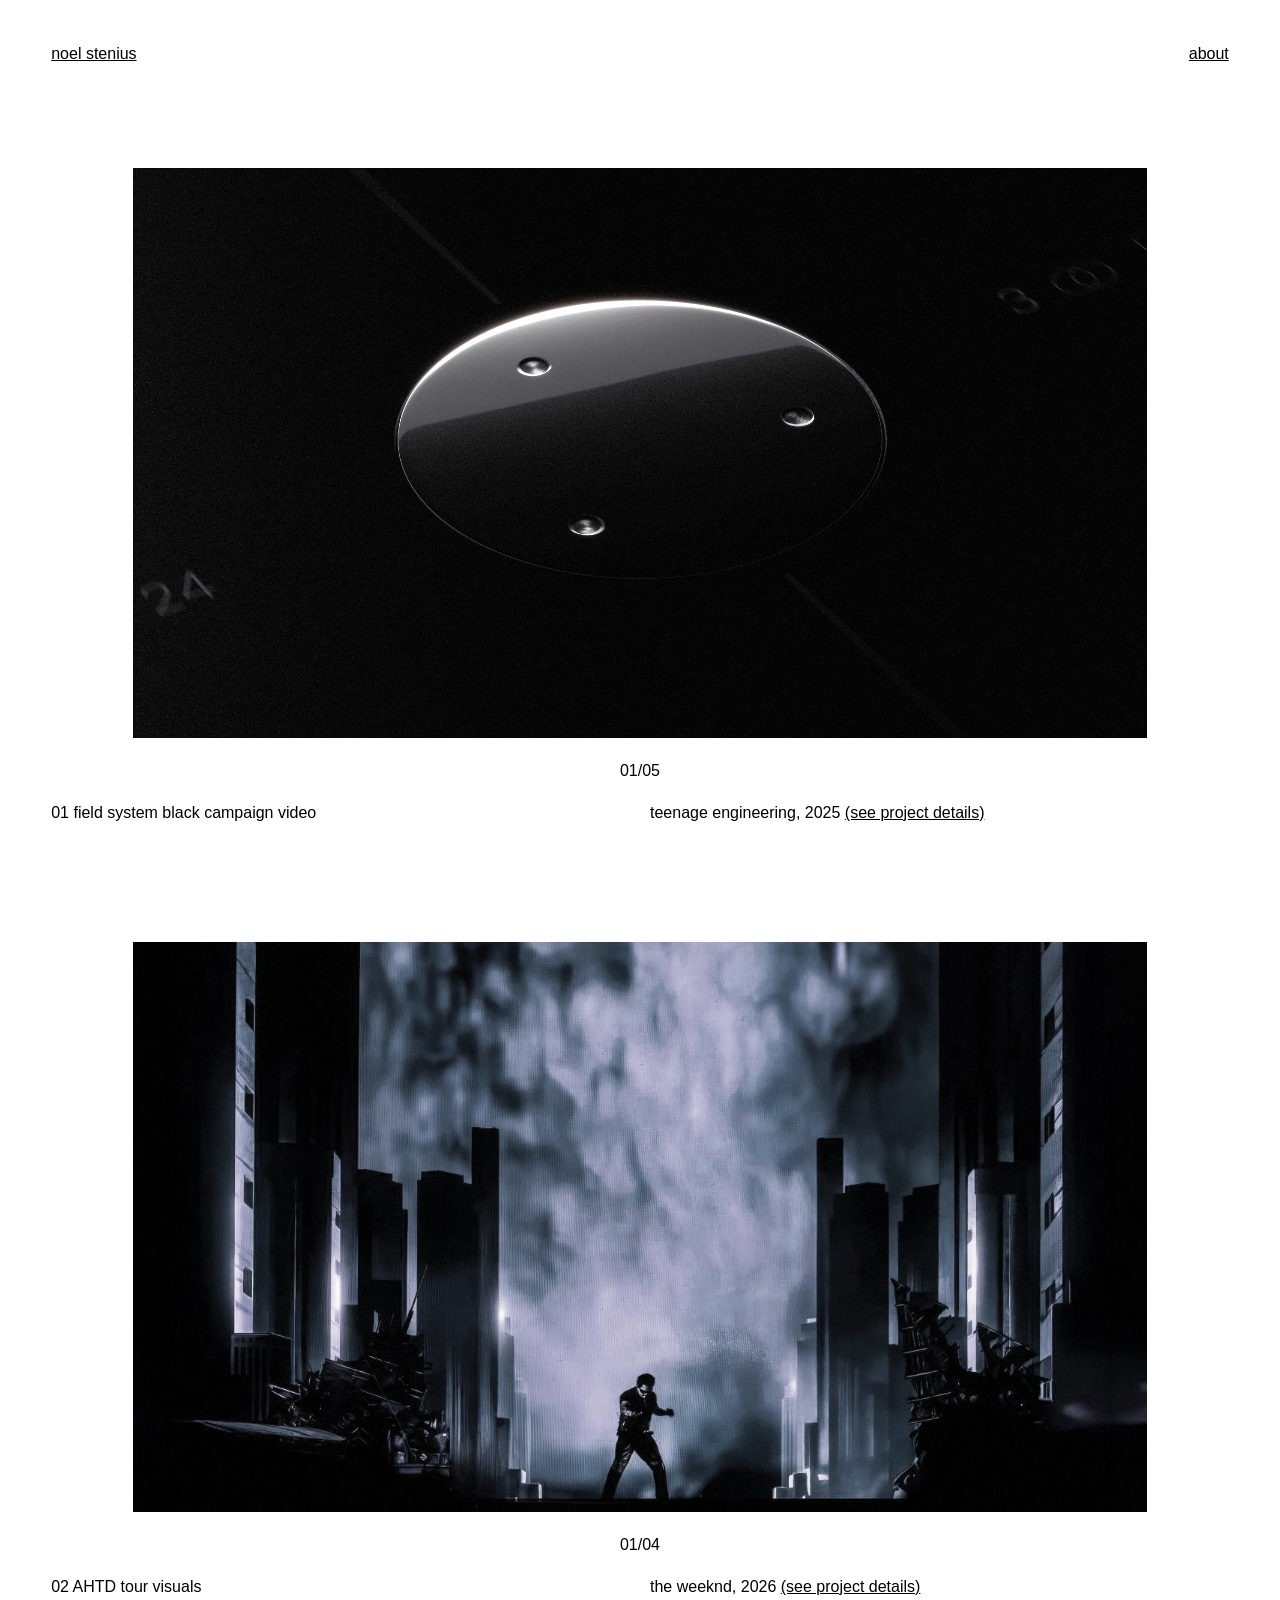
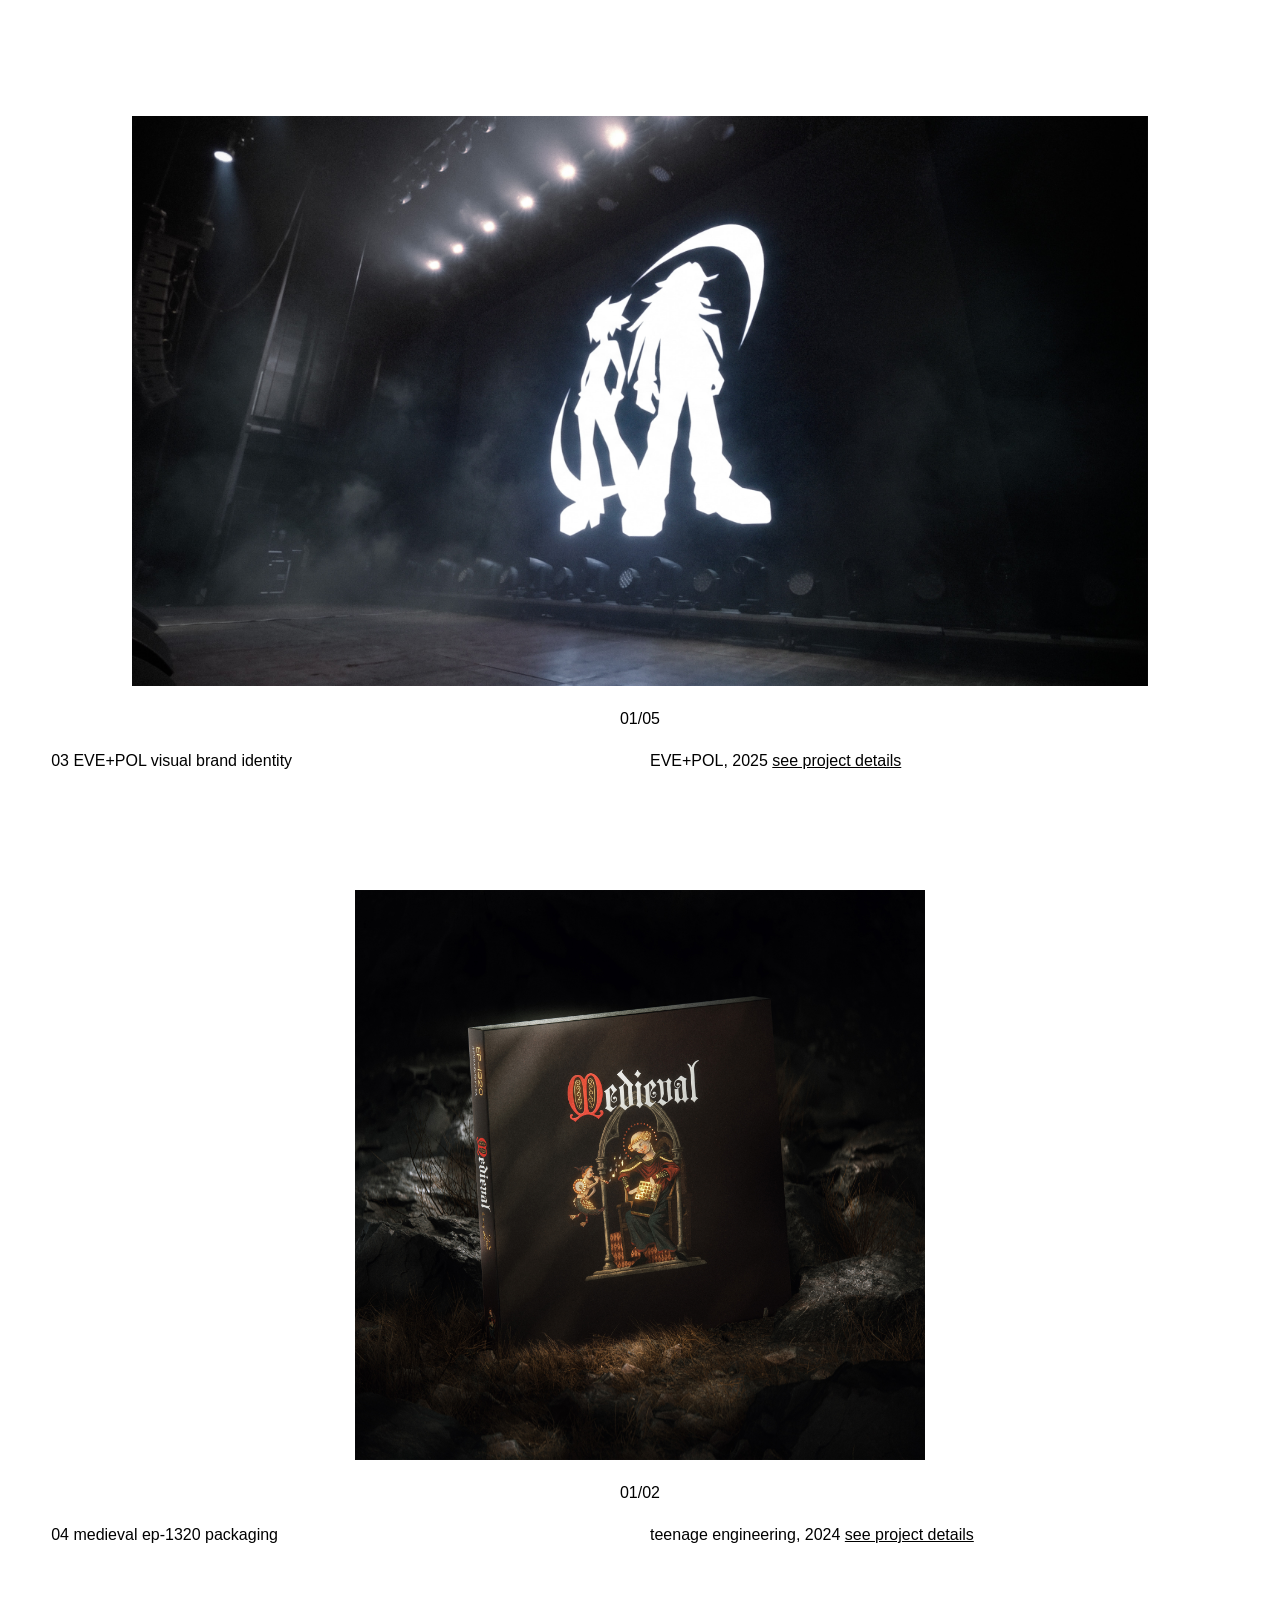
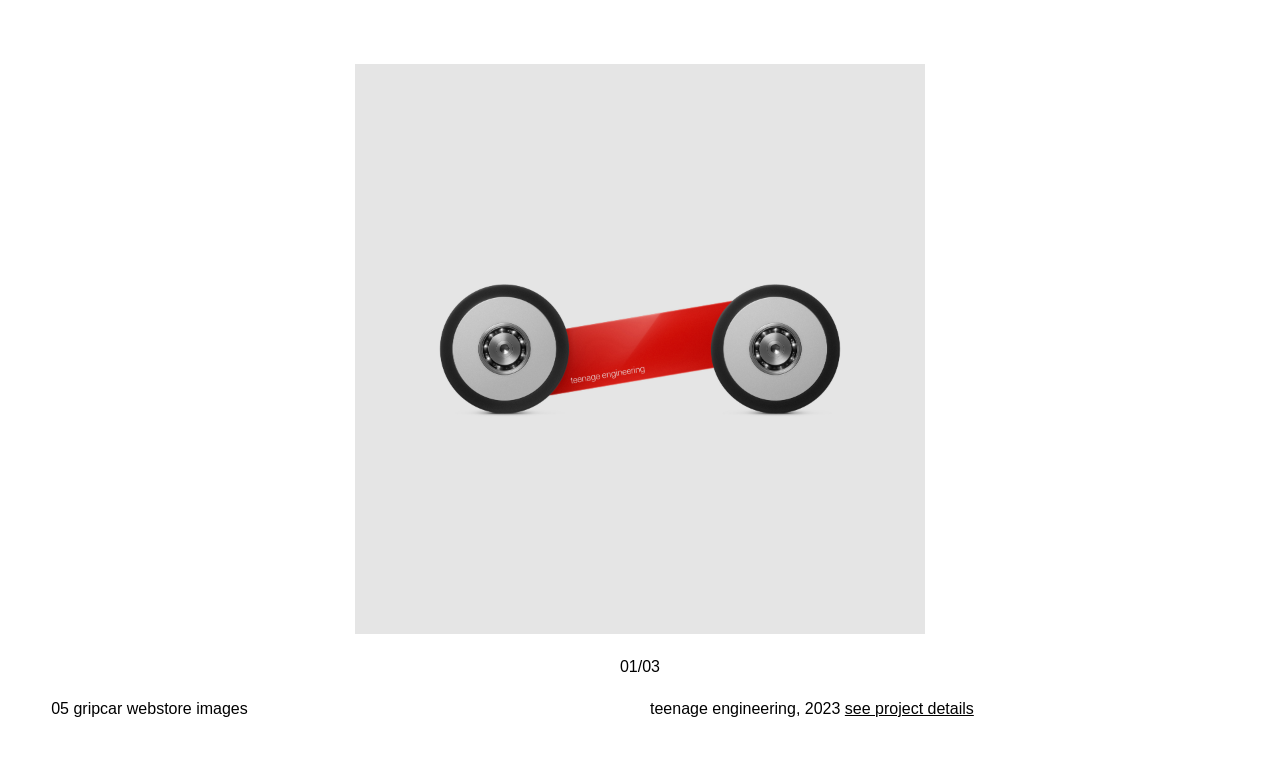
<file: index.html>
<!DOCTYPE html>
<html lang="en">
<head>
    <meta charset="UTF-8">
    <meta name="viewport" content="width=device-width, initial-scale=1.0">
    <title>noel stenius</title>
    <link rel="stylesheet" href="style.css">
    <link rel="icon" type="images/jpg" href="images/general/n icon_small.jpg">
</head>

<body>
    <header class="site-header">
        <a href="index.html">noel stenius</a>
        <nav>
            <a href="about.html">about</a>
        </nav>
    </header>

    <main>
        <article class="project">
            <a href="project-01.html" class="project-image">
                <img src="images/black mini field/black mini field_1.jpg" alt="project-01 artwork">
            </a>
            
            <p class="project-counter">01/05</p>

            <div class="project-details">
                <h2>01 field system black campaign video</h2>
                <p>
                    teenage engineering, 2025
                    <a href="project-01.html">(see project details)</a>
                </p>
            </div>
            
        </article>

        <article class="project">
            <a href="project-02.html" class="project-image">
                <img src="images/the weeknd/the weeknd-01.jpg" alt="project-02 artwork">
            </a>
            
            <p class="project-counter">01/04</p>

            <div class="project-details">
                <h2>02 AHTD tour visuals</h2>
                <p>
                    the weeknd, 2026
                    <a href="project-02.html">(see project details)</a>
                </p>
            </div>

        </article>

        <article class="project">
            <a href="project-03.html" class="project-image">
                <img src="images/eve+pol/evepol_3.jpg" alt="project-03 artwork">
            </a>
            
            <p class="project-counter">01/05</p>

            <div class="project-details">
                <h2>03 EVE+POL visual brand identity</h2>
                <p>
                    EVE+POL, 2025
                    <a href="project-03.html">see project details</a>
                </p>
            </div>

        </article>

        <article class="project">
            <a href="project-04.html" class="project-image">
                <img src="images/medieval packaging/medieval packaging - 01.jpg" alt="project-04 artwork">
            </a>
            
            <p class="project-counter">01/02</p>

            <div class="project-details">
                <h2>04 medieval ep-1320 packaging</h2>
                <p>
                    teenage engineering, 2024
                    <a href="project-04.html">see project details</a>
                </p>
            </div>

        </article>

        <article class="project">
            <a href="project-05.html" class="project-image">
                <img src="images/gripcar/gripcar_1.jpg" alt="project-04 artwork">
            </a>
            
            <p class="project-counter">01/03</p>

            <div class="project-details">
                <h2>05 gripcar webstore images</h2>
                <p>
                    teenage engineering, 2023
                    <a href="project-05.html">see project details</a>
                </p>
            </div>
    </main>

</body>
</html
</file>
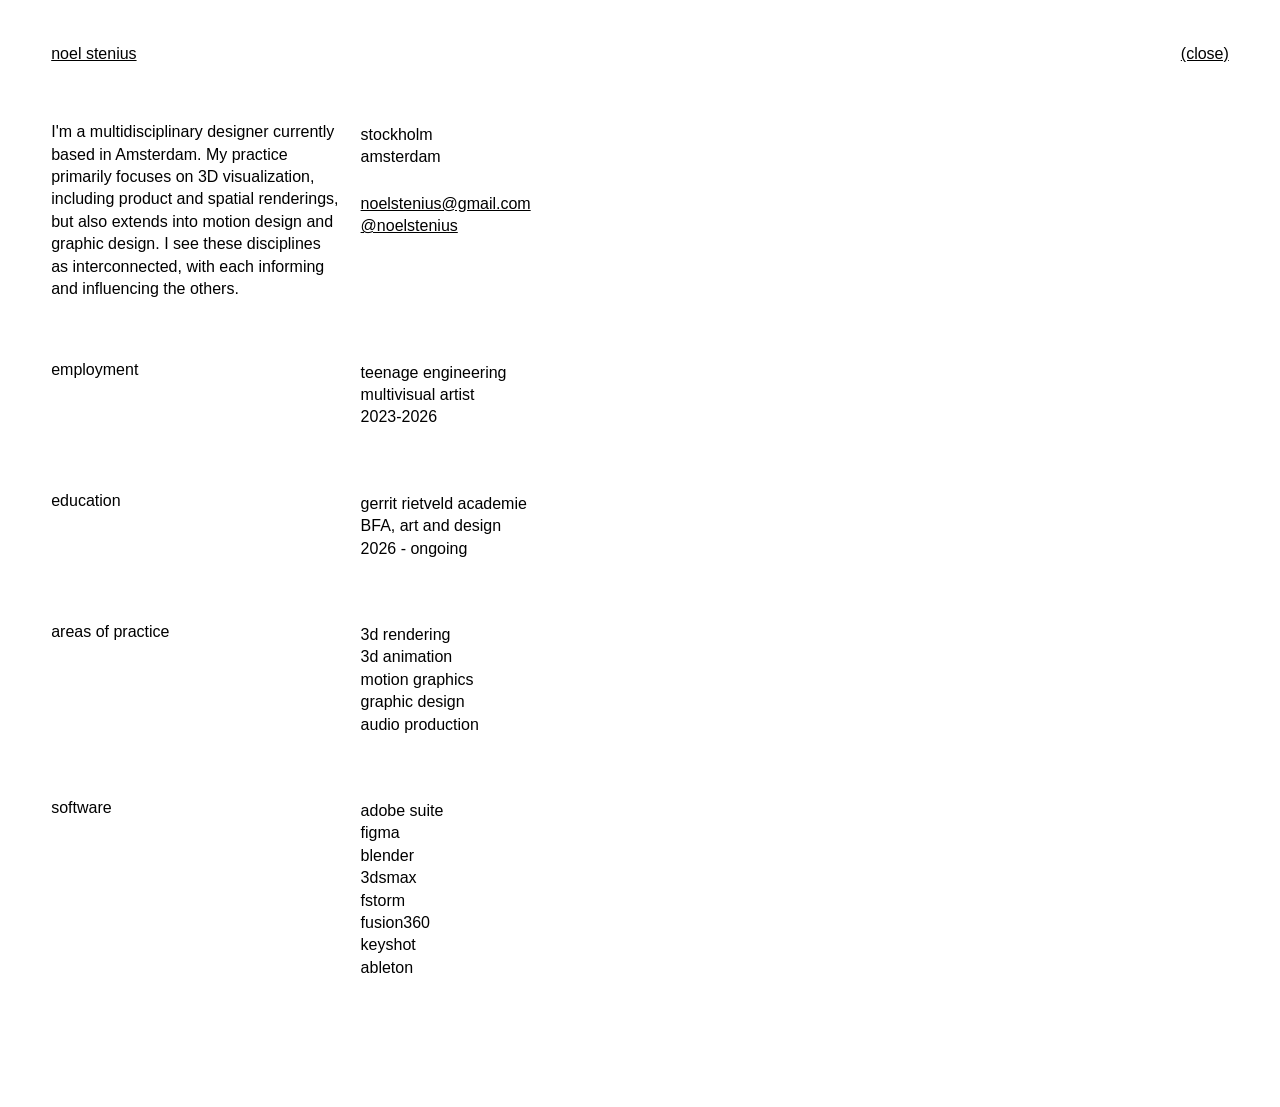
<file: about.html>
<!DOCTYPE html>
<html lang="en">

<head>
    <meta charset="UTF-8">
    <meta name="viewport" content="width=device-width, initial-scale=1.0">
    <title>noel stenius</title>
    <link rel="stylesheet" href="style.css">
</head>

<body>
    <header class="site-header">
        <a href="index.html">noel stenius</a>
        <nav>
            <a href="index.html">(close)</a>
        </nav>
    </header>

    <main class="about-page">

        <section class="about-row">
            <h2>I'm a multidisciplinary designer currently based in Amsterdam. My practice primarily focuses on 3D visualization, including product and spatial renderings, but also extends into motion design and graphic design. I see these disciplines as interconnected, with each informing and influencing the others.</h2>

        <div class="about-content">
            <p>stockholm<br>
                amsterdam 
            </p>

            <p>
                <a href="mailto:noelstenius@gmail.com">noelstenius@gmail.com
                </a>
                <br>
                <a href="https://www.instagram.com/noelstenius/">@noelstenius</a>
            </p>
        </div>
        </section>


        <section class="about-row">
            <h2>employment</h2>

        <div class="about-content">
            <p>
                teenage engineering<br>
                multivisual artist<br>
                2023-2026
            </p>
        </div>
        </section>

        <section class="about-row">
            <h2>education</h2>

        <div class="about-content">
            <p>
                gerrit rietveld academie<br>
                BFA, art and design<br>
                2026 - ongoing
            </p>
        </div>
        </section>

        <section class="about-row">
            <h2>areas of practice</h2>

        <div class="about-content">
            <p>
                3d rendering<br>
                3d animation<br>
                motion graphics<br>
                graphic design<br>
                audio production<br>
            </p>
        </div>
        </section>

        <section class="about-row">
            <h2>software</h2>

        <div class="about-content">
            <p>
                adobe suite<br>
                figma<br>
                blender<br>
                3dsmax<br>
                fstorm<br>
                fusion360<br>
                keyshot<br>
                ableton<br>

            </p>
        </div>
        </section>
    

    </main>

</body>
</file>
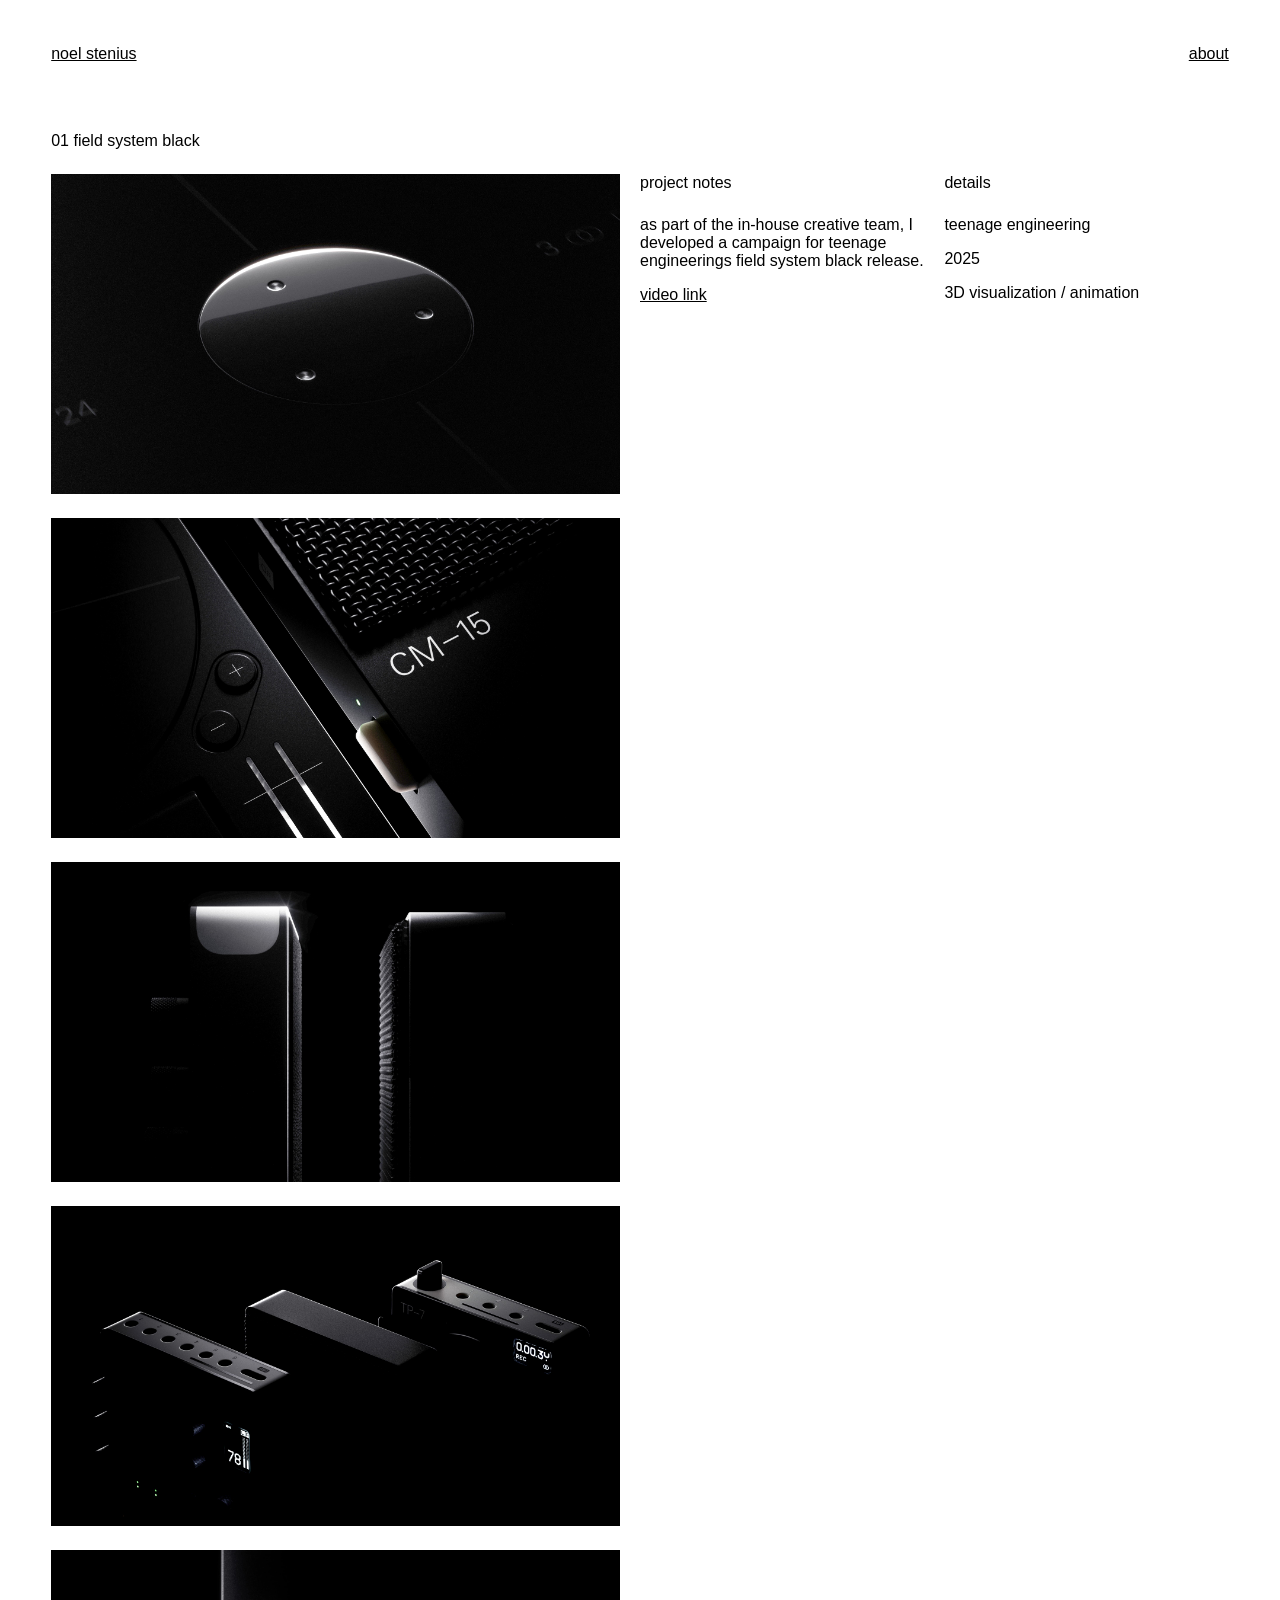
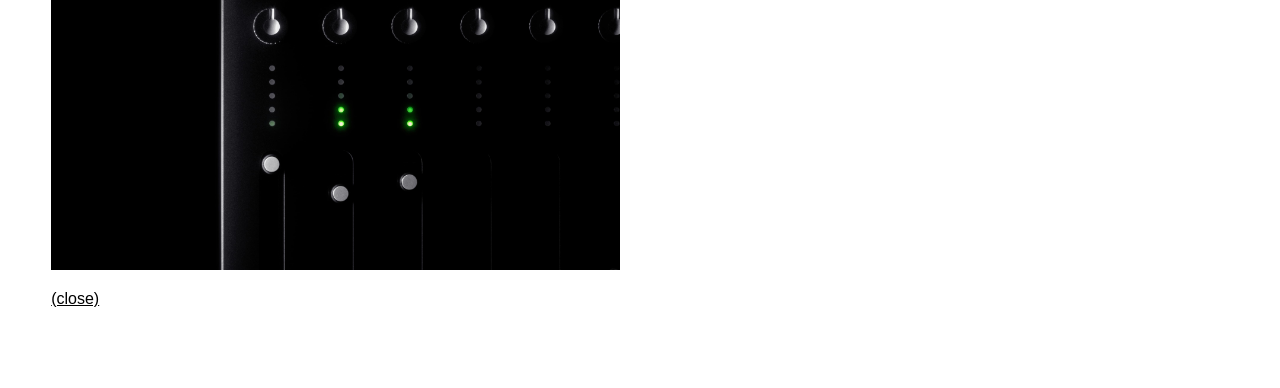
<file: project-01.html>
<!DOCTYPE html>
<html lang="en">

<head>
    <meta charset="UTF-8">
    <meta name="viewport" content="width=device-width, initial-scale=1.0">
    <title>project 01 — noel stenius</title>
    <link rel="stylesheet" href="style.css">
</head>

<body>
    
    <header class="site-header">
        <a href="index.html">noel stenius</a>

        <nav>
            <a href="about.html">about</a>
        </nav>

    </header>

    <main class="project-page">

        <h1>01 field system black</h1>

        <div class="project-layout">
            <div class="project-gallery">
                <img src="images/black mini field/black mini field_1.jpg" alt="project 01 artwork">
                <img src="images/black mini field/black mini field_2.jpg">
                <img src="images/black mini field/black mini field_3.jpg"> 
                <img src="images/black mini field/black mini field_4.jpg">
                <img src="images/black mini field/black mini field_5.jpg">        
            </div>

        <section class="project-notes">
            <h2>project notes</h2>
            <p>
                as part of the in-house creative team, I developed a campaign for teenage engineerings field system black release.
            </p>
            <a href="https://www.youtube.com/watch?v=TNLz4gwAH0s">video link</a>
        </section>

        <aside class="project-info">
            <h2>details</h2>
            <p>teenage engineering</p>
            <p>2025</p>
            <p>3D visualization / animation</p>
        </aside>
 
        <a href="index.html">(close)</a>        

        </div>


    </main>

</body>
</file>
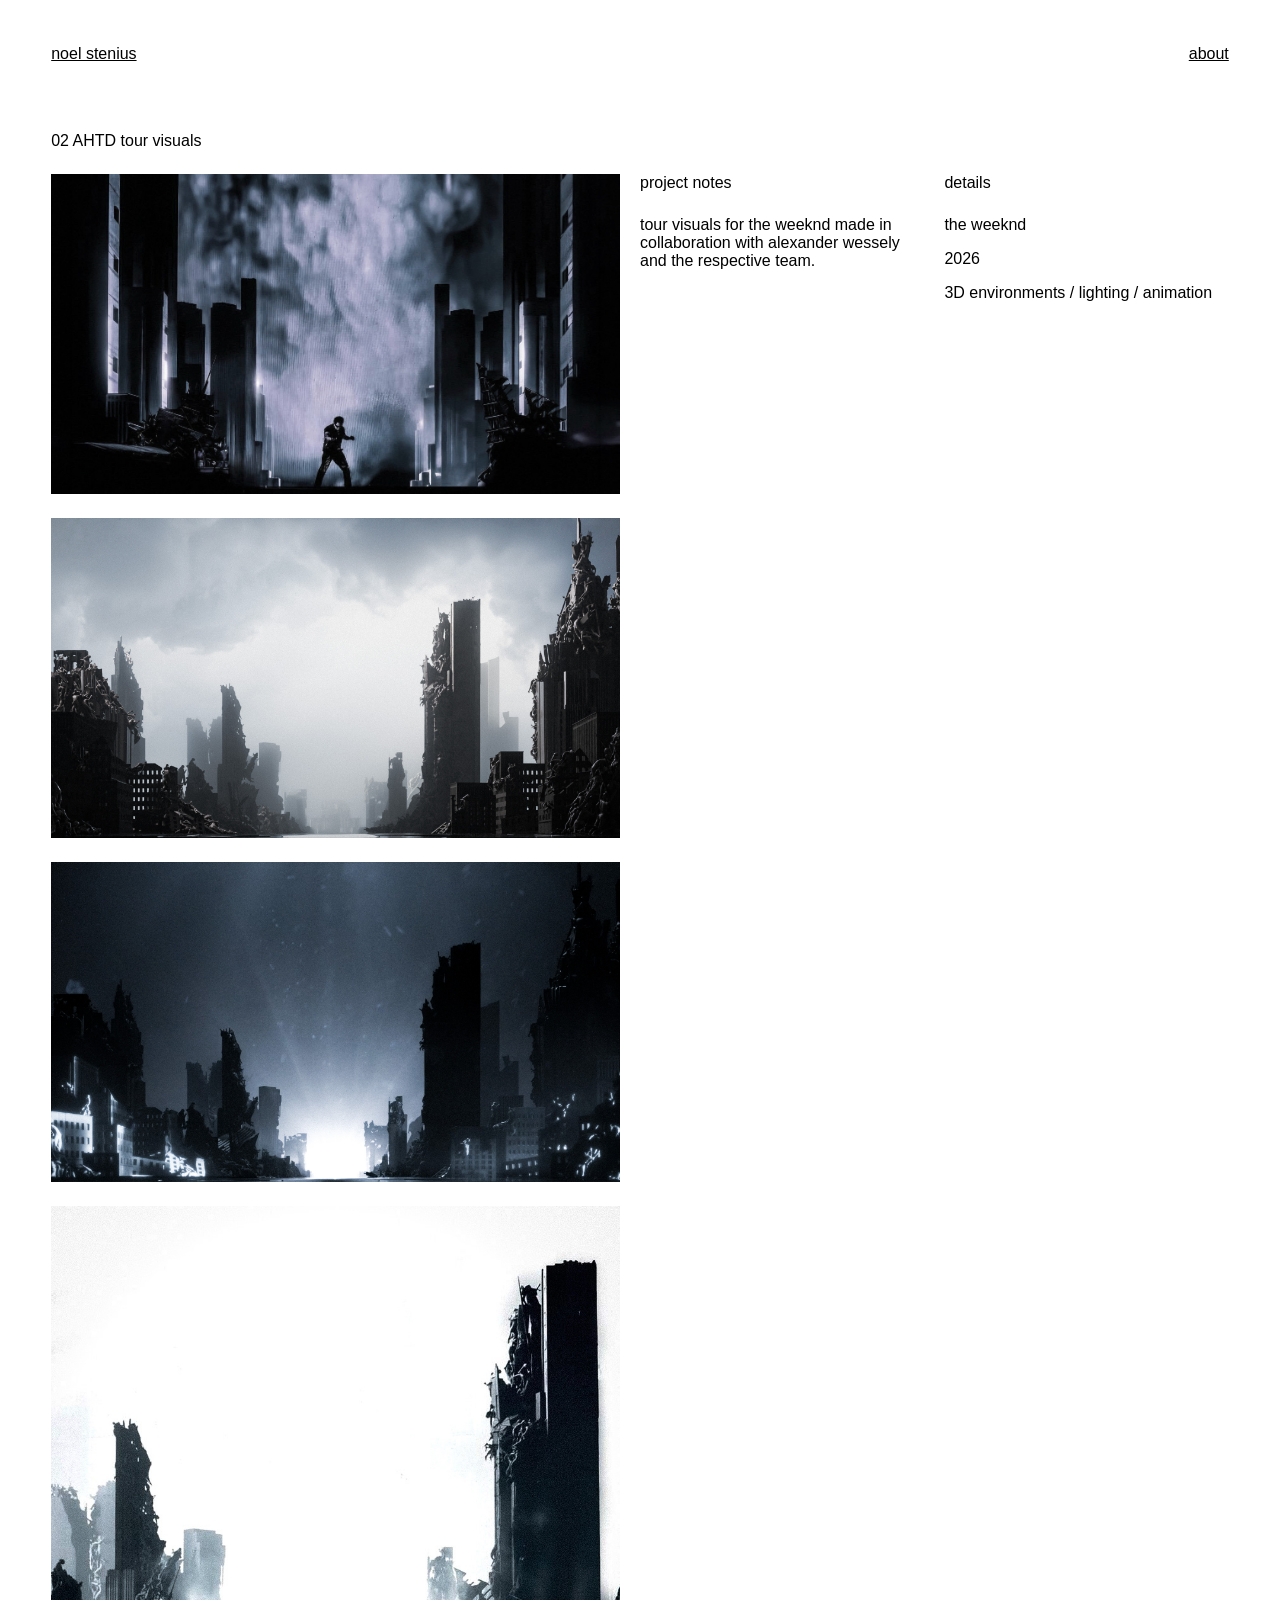
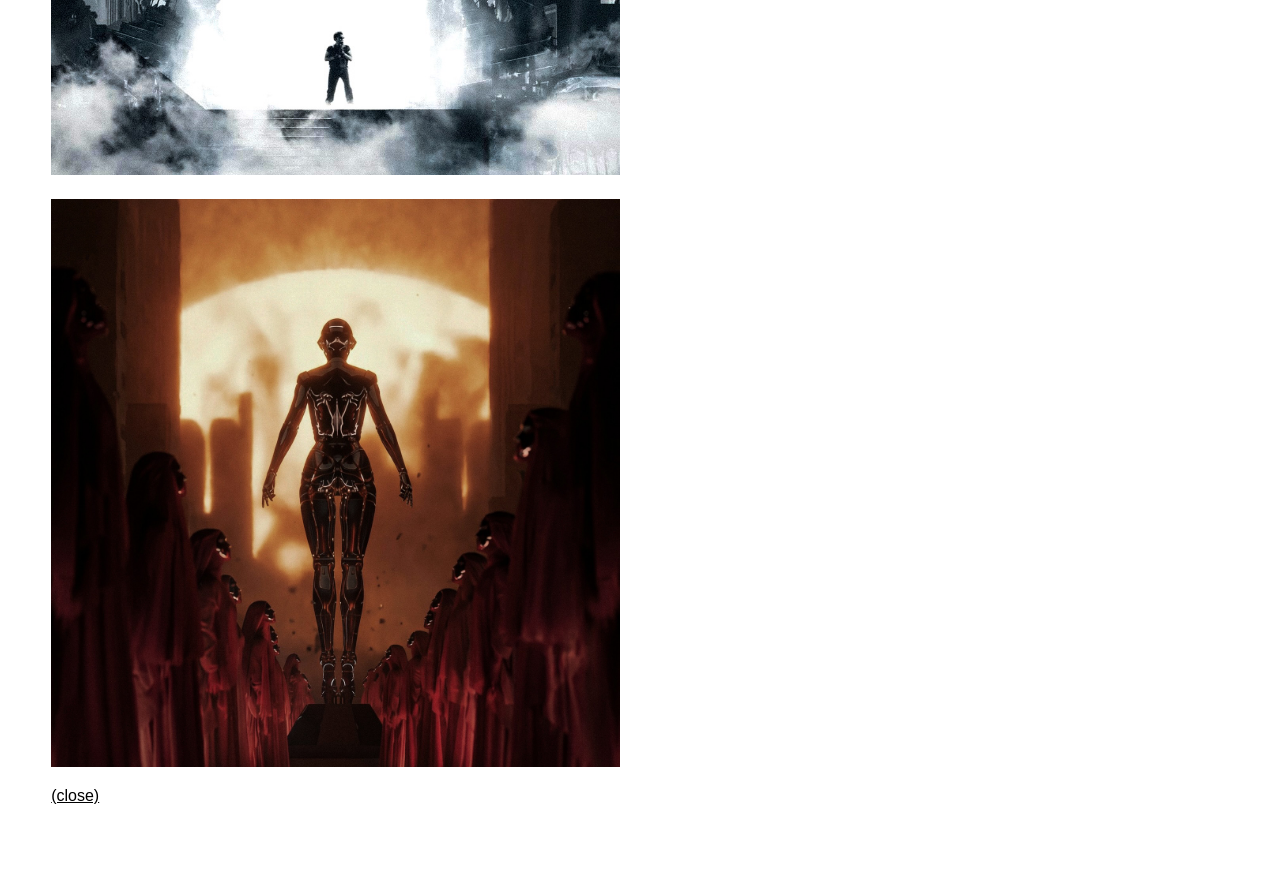
<file: project-02.html>
<!DOCTYPE html>
<html lang="en">

<head>
    <meta charset="UTF-8">
    <meta name="viewport" content="width=device-width, initial-scale=1.0">
    <title>project 02 — noel stenius</title>
    <link rel="stylesheet" href="style.css">
</head>

<body>
    
    <header class="site-header">
        <a href="index.html">noel stenius</a>

        <nav>
            <a href="about.html">about</a>
        </nav>

    </header>

    <main class="project-page">

        <h1>02 AHTD tour visuals</h1>

        <div class="project-layout">
            <div class="project-gallery">
                <img src="images/the weeknd/the weeknd-01.jpg" alt="project 01 artwork">
                <img src="images/the weeknd/the weeknd-03.jpg">  
                <img src="images/the weeknd/the weeknd-04.jpg">
                <img src="images/the weeknd/the weeknd-02.jpg">
                <img src="images/the weeknd/the weeknd-05.jpg">     
            </div>

        <section class="project-notes">
            <h2>project notes</h2>
            <p>
                tour visuals for the weeknd made in collaboration with alexander wessely and the respective team.  
            </p>
        </section>

        <aside class="project-info">
            <h2>details</h2>
            <p>the weeknd</p>
            <p>2026</p>
            <p>3D environments / lighting / animation</p>
        </aside>
 
        <a href="index.html">(close)</a>        

        </div>


    </main>

</body>
</file>
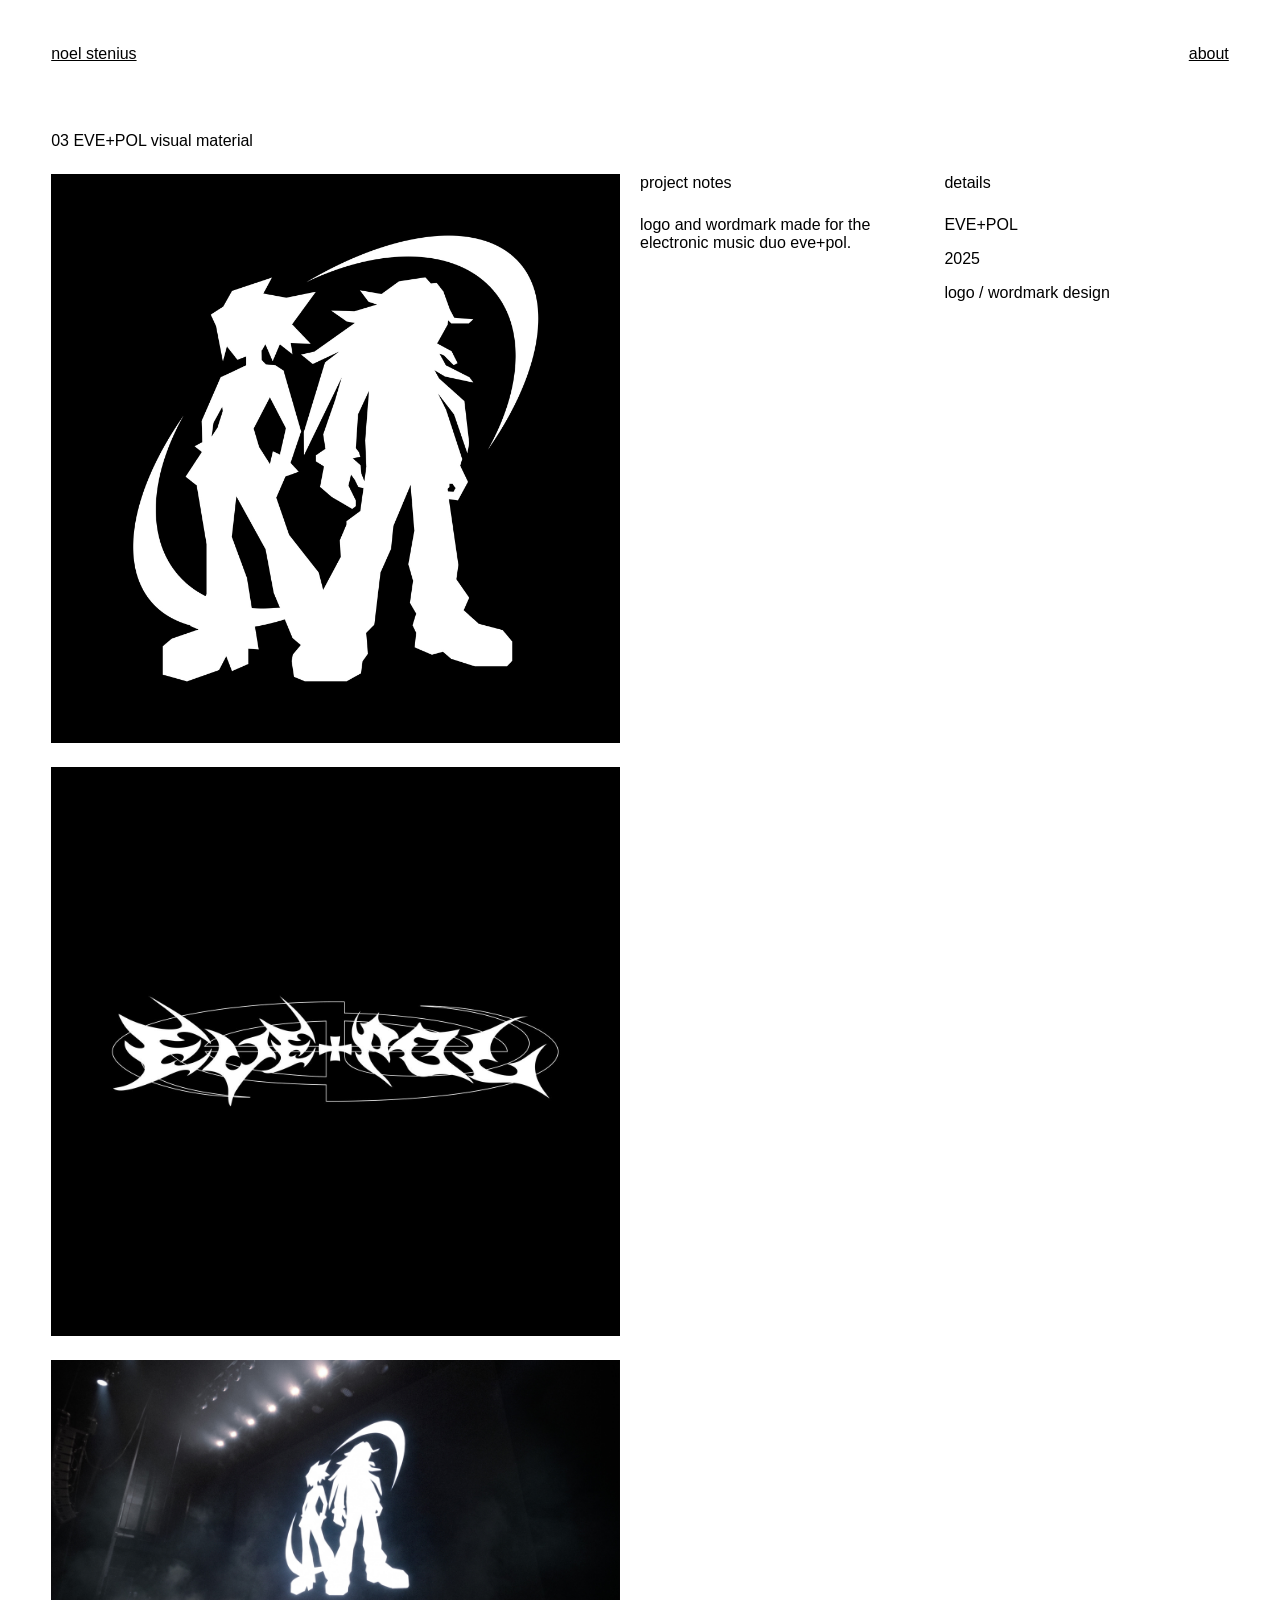
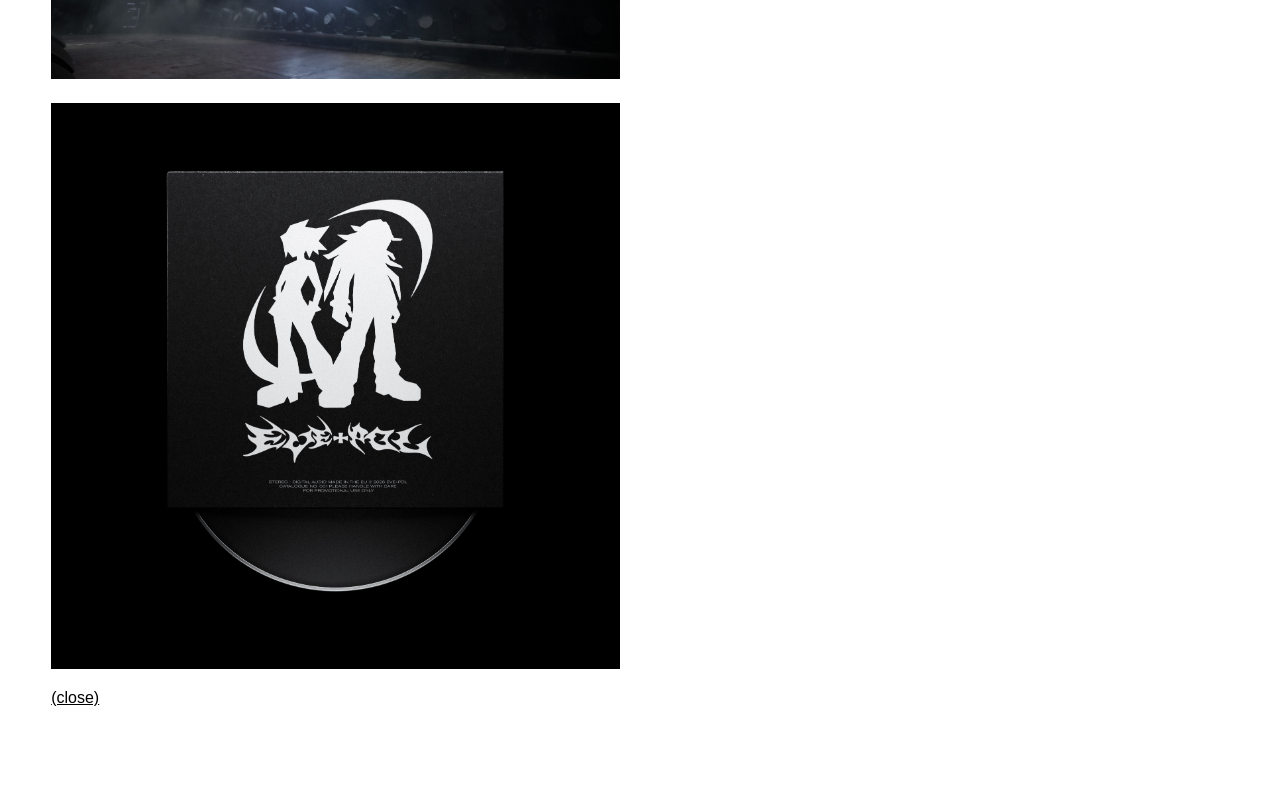
<file: project-03.html>
<!DOCTYPE html>
<html lang="en">

<head>
    <meta charset="UTF-8">
    <meta name="viewport" content="width=device-width, initial-scale=1.0">
    <title>project 03 — noel stenius</title>
    <link rel="stylesheet" href="style.css">
</head>

<body>
    
    <header class="site-header">
        <a href="index.html">noel stenius</a>

        <nav>
            <a href="about.html">about</a>
        </nav>

    </header>

    <main class="project-page">

        <h1>03 EVE+POL visual material</h1>

        <div class="project-layout">
            <div class="project-gallery">
                <img src="images/eve+pol/evepol_1.jpg" alt="project 01 artwork">
                <img src="images/eve+pol/evepol_2.jpg">  
                <img src="images/eve+pol/evepol_3.jpg">   
                <img src="images/eve+pol/evepol_4.jpg">   
            </div>

        <section class="project-notes">
            <h2>project notes</h2>
            <p>
                logo and wordmark made for the electronic music duo eve+pol. 
            </p>
        </section>

        <aside class="project-info">
            <h2>details</h2>
            <p>EVE+POL</p>
            <p>2025</p>
            <p>logo / wordmark design</p>
        </aside>
 
        <a href="index.html">(close)</a>        

        </div>


    </main>

</body>
</file>
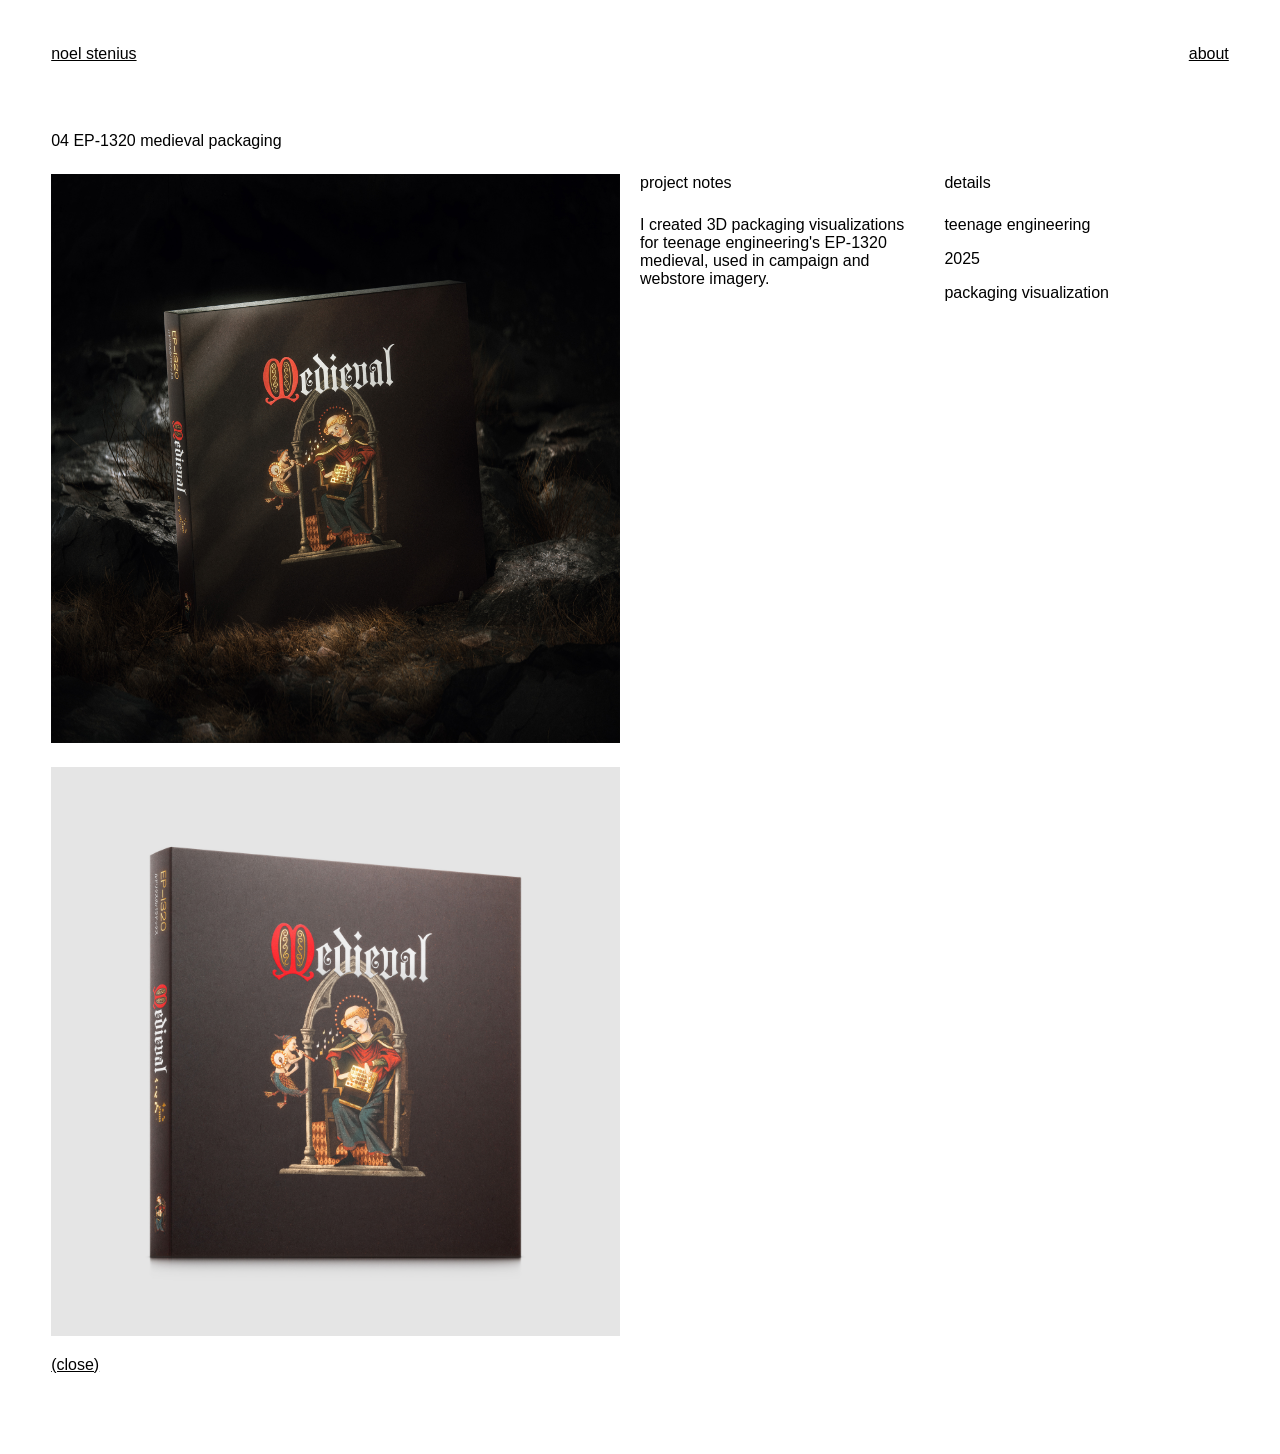
<file: project-04.html>
<!DOCTYPE html>
<html lang="en">

<head>
    <meta charset="UTF-8">
    <meta name="viewport" content="width=device-width, initial-scale=1.0">
    <title>project 04 — noel stenius</title>
    <link rel="stylesheet" href="style.css">
</head>

<body>
    
    <header class="site-header">
        <a href="index.html">noel stenius</a>

        <nav>
            <a href="about.html">about</a>
        </nav>

    </header>

    <main class="project-page">

        <h1>04 EP-1320 medieval packaging</h1>

        <div class="project-layout">
            <div class="project-gallery">
                <img src="images/medieval packaging/medieval packaging - 01.jpg" alt="project 01 artwork">
                <img src="images/medieval packaging/medieval packaging - 02.jpg">   
            </div>

        <section class="project-notes">
            <h2>project notes</h2>
            <p>
            I created 3D packaging visualizations for teenage engineering's EP-1320 medieval, used in campaign and webstore imagery.  
            </p>
        </section>

        <aside class="project-info">
            <h2>details</h2>
            <p>teenage engineering</p>
            <p>2025</p>
            <p>packaging visualization</p>
        </aside>
 
        <a href="index.html">(close)</a>        

        </div>


    </main>

</body>
</file>
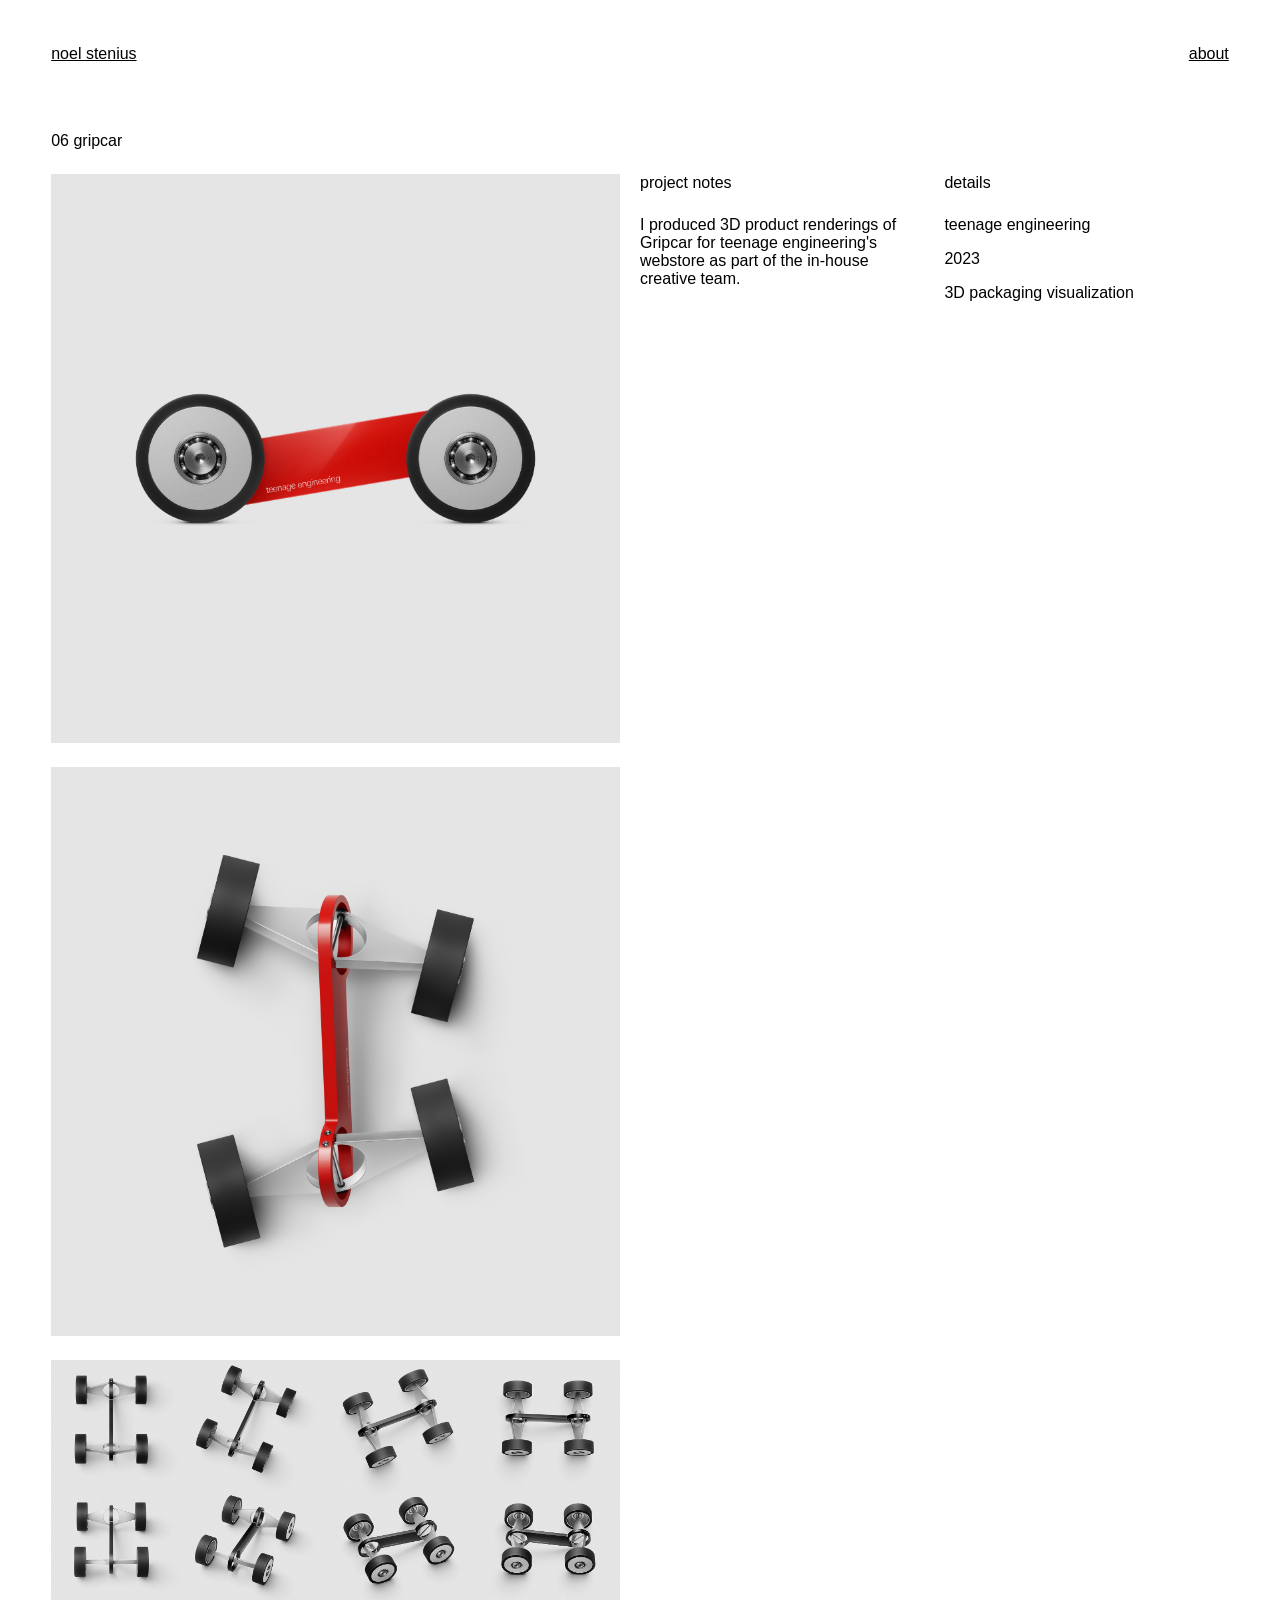
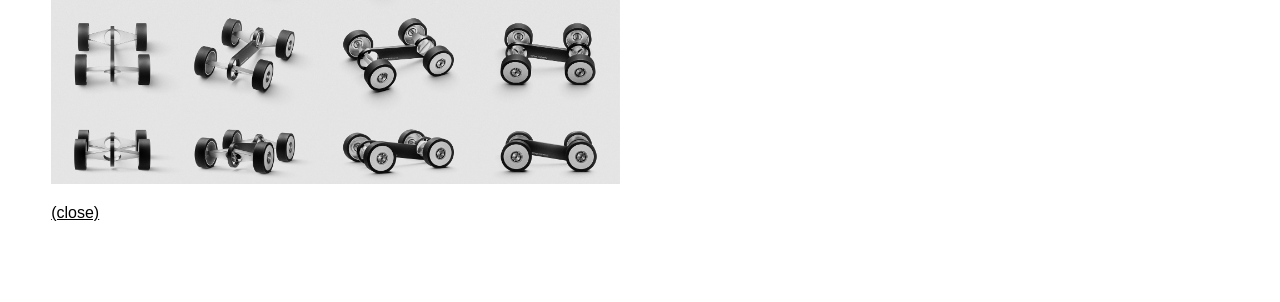
<file: project-05.html>
<!DOCTYPE html>
<html lang="en">

<head>
    <meta charset="UTF-8">
    <meta name="viewport" content="width=device-width, initial-scale=1.0">
    <title>project 05 — noel stenius</title>
    <link rel="stylesheet" href="style.css">
</head>

<body>
    
    <header class="site-header">
        <a href="index.html">noel stenius</a>

        <nav>
            <a href="about.html">about</a>
        </nav>

    </header>

    <main class="project-page">

        <h1>06 gripcar</h1>

        <div class="project-layout">
            <div class="project-gallery">
                <img src="images/gripcar/gripcar_1.jpg" alt="project 01 artwork">
                <img src="images/gripcar/gripcar_2.jpg">  
                <img src="images/gripcar/gripcar_3.jpg" alt=""> 
            </div>

        <section class="project-notes">
            <h2>project notes</h2>
            <p>
                I produced 3D product renderings of Gripcar for teenage engineering's webstore as part of the in-house creative team.   
            </p>
        </section>

        <aside class="project-info">
            <h2>details</h2>
            <p>teenage engineering</p>
            <p>2023</p>
            <p>3D packaging visualization</p>
        </aside>
 
        <a href="index.html">(close)</a>        

        </div>


    </main>

</body>
</file>
<file: style.css>
/* INDEX PAGE */

* {
  box-sizing: border-box;
}

html {
    font-size: 16px;
}

body {
  margin:0;
  font-family: Arial, sans-serif;
  background-color: white;
  color: black;
  font-size: 1rem;
}

a {
  color: inherit;
}

.site-header {
  display: flex;
  justify-content: space-between;
  align-items: center;
  padding: 45px 4%;
  font-size: 1rem;
}

.project {
  padding: 60px 4%;
  display: flex;
  flex-direction: column;
}

.project-image {
  display: block;
  width: fit-content;
  max-width: 100%;
  margin: 0 auto;
}

.project-image img {
  display: block;
  width: auto;
  height: 570px;
}

.project-counter {
  text-align: center;
  margin: 24px 0;
  font-size: 1rem;
}

/* PROJECT DETAILS PAGE */

.project-details {
  display: grid;
  grid-template-columns: 1fr 1fr;
  gap: 20px;
  margin-top: auto;
}

.project-details h2,
.project-details p {
  margin: 0;
  font-size: 1rem;
  font-weight: 400;
}

.project-page {
  padding: 24px 4% 80px;
}

.project-page h1 {
  font-size: 1rem;
  font-weight: 400;
  margin: 0 0 24px;
}

.project-layout {
  display: grid;
  grid-template-columns: 2fr 1fr 1fr;
  gap: 20px;
}

.project-gallery {
  display: flex;
  flex-direction: column;
  gap: 24px;
}

.project-gallery img {
  display: block;
  width: 100%;
  height: auto;
}

.project-gallery a {
    align-self: flex-start;
    font-size: 1rem;
}

.project-notes h2,
.project-info h2 {
  font-size: 1rem;
  font-weight: 400;
  margin: 0 0 24px;
}

/* ABOUT PAGE */

.about-page {
  padding: 0 4% 80px;
}

.about-row {
  display: grid;
  grid-template-columns: 1fr 3fr;
  gap: 20px;
  margin-bottom: 32px;
}

.about-row h1,
.about-row h2,
.about-row p {
  font-size: 1rem;
  font-weight: 400;
  line-height: 1.4;
}

.about-content p + p {
  margin-top: 24px;
}

/* PORTRAIT LAYOUT */

@media (max-width: 700px) {

    .project-details {
        grid-template-columns: 1fr;
        gap: 8px;
    }

}

@media (max-width: 700px) {

    .project-layout {
        grid-template-columns: 1fr;

        grid-template-areas:
            "gallery"
            "details"
            "notes";

        gap: 32px;
    }

}

@media (max-width: 1100px) {

    .project-image img {
        height: auto;
        max-height: 570px;
        max-width: 100%;
    }

}

@media (max-width: 700px) {

    .about-row {
        grid-template-columns: 1fr;
        gap: 12px;
    }

}

/*.project {
    outline: 1px solid blue;
}

.project-details {
    outline: 1px solid red;
}
*/
</file>
